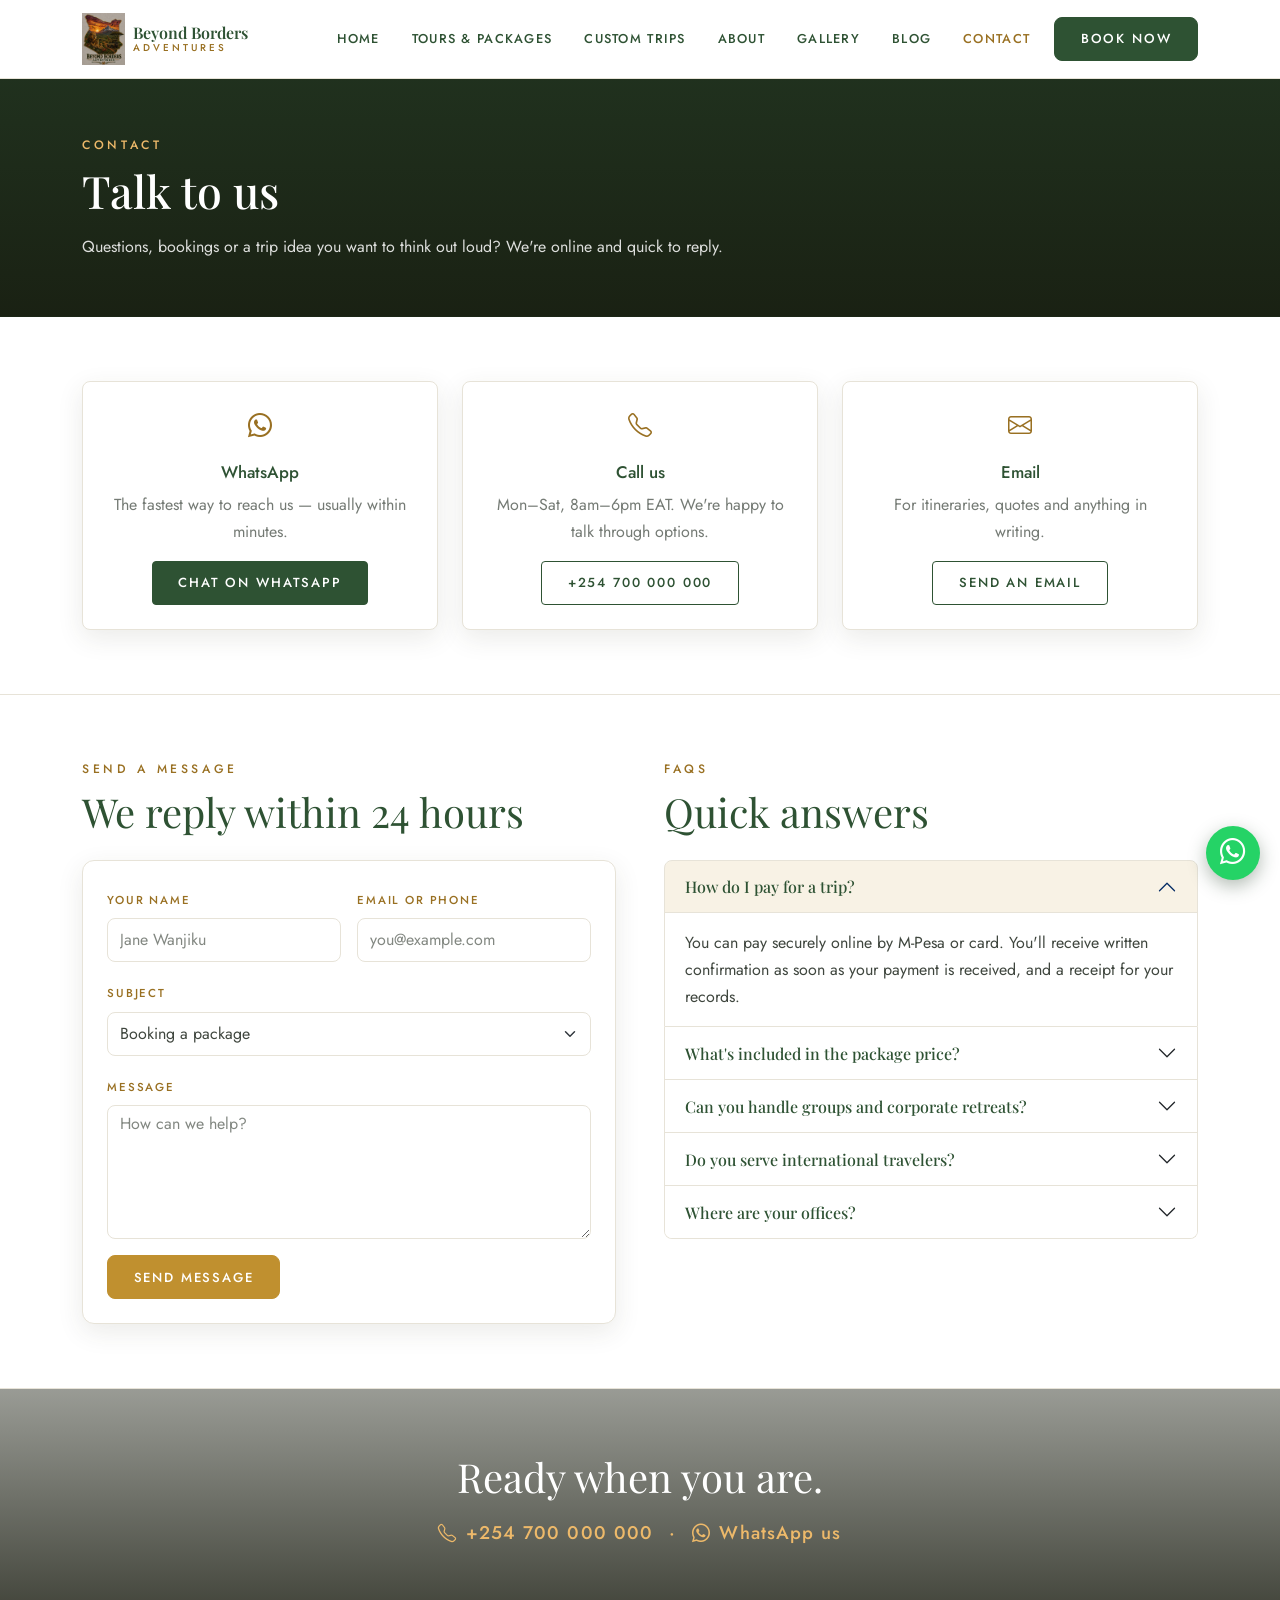
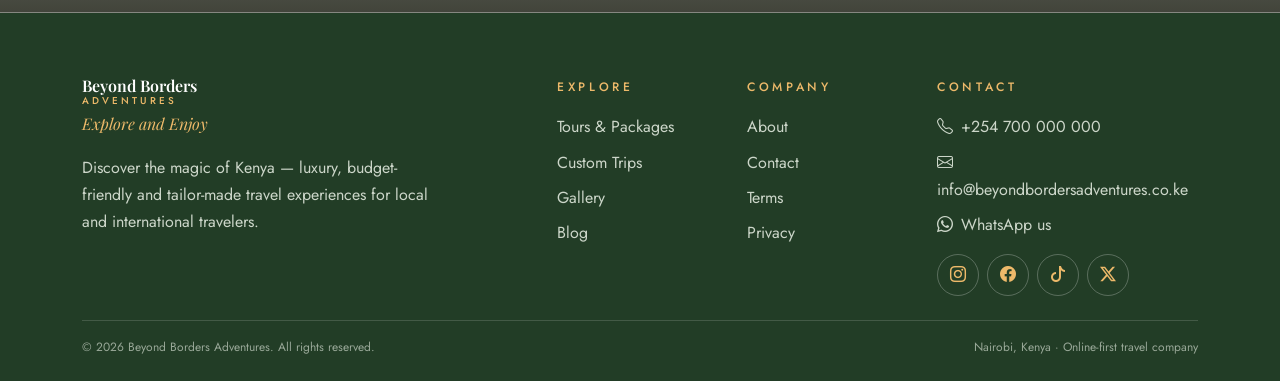
<file: _design/contact.html>
<!DOCTYPE html>
<html lang="en">
<head>
<meta charset="UTF-8">
<meta name="viewport" content="width=device-width, initial-scale=1">
<title>Contact Us — Beyond Borders Adventures</title>
<meta name="description" content="Talk to Beyond Borders Adventures — call, WhatsApp or email us about safaris, beach holidays, custom trips and corporate retreats across Kenya.">
<link rel="preconnect" href="https://fonts.googleapis.com">
<link rel="preconnect" href="https://fonts.gstatic.com" crossorigin>
<link href="https://fonts.googleapis.com/css2?family=Playfair+Display:ital,wght@0,400;0,500;0,600;1,400&family=Jost:wght@300;400;500&display=swap" rel="stylesheet">
<link href="https://cdn.jsdelivr.net/npm/bootstrap@5.3.3/dist/css/bootstrap.min.css" rel="stylesheet">
<link href="https://cdn.jsdelivr.net/npm/bootstrap-icons@1.11.3/font/bootstrap-icons.min.css" rel="stylesheet">
<link href="theme.css" rel="stylesheet">
</head>
<body>

<!-- Nav -->
<nav class="navbar navbar-expand-lg bba-navbar sticky-top py-2">
  <div class="container">
    <a class="navbar-brand d-flex align-items-center gap-2" href="index.html">
      <img class="bba-logo" src="logo-nav.png" alt="Beyond Borders Adventures logo">
      <span class="bba-wordmark">Beyond Borders<small>Adventures</small></span>
    </a>
    <button class="navbar-toggler" type="button" data-bs-toggle="collapse" data-bs-target="#nav" aria-controls="nav" aria-expanded="false" aria-label="Toggle navigation">
      <span class="navbar-toggler-icon"></span>
    </button>
    <div class="collapse navbar-collapse" id="nav">
      <ul class="navbar-nav ms-auto align-items-lg-center gap-lg-3">
        <li class="nav-item"><a class="nav-link" href="index.html">Home</a></li>
        <li class="nav-item"><a class="nav-link" href="packages.html">Tours &amp; Packages</a></li>
        <li class="nav-item"><a class="nav-link" href="custom-trips.html">Custom Trips</a></li>
        <li class="nav-item"><a class="nav-link" href="about.html">About</a></li>
        <li class="nav-item"><a class="nav-link" href="gallery.html">Gallery</a></li>
        <li class="nav-item"><a class="nav-link" href="blog.html">Blog</a></li>
        <li class="nav-item"><a class="nav-link active" href="contact.html">Contact</a></li>
        <li class="nav-item mt-2 mt-lg-0"><a class="btn btn-bba-green" href="packages.html">Book Now</a></li>
      </ul>
    </div>
  </div>
</nav>

<!-- Page header -->
<header class="bba-page-header">
  <div class="container">
    <p class="bba-eyebrow mb-2">Contact</p>
    <h1>Talk to us</h1>
    <p class="mt-3">Questions, bookings or a trip idea you want to think out loud? We're online and quick to reply.</p>
  </div>
</header>

<!-- Contact channels -->
<section>
  <div class="container">
    <div class="row g-4">
      <div class="col-md-4">
        <div class="bba-contact-card p-4 text-center">
          <i class="bi bi-whatsapp" aria-hidden="true"></i>
          <h3 class="mt-3">WhatsApp</h3>
          <p class="text-body-secondary mb-3">The fastest way to reach us — usually within minutes.</p>
          <a href="https://wa.me/254700000000" class="btn btn-bba-green btn-sm">Chat on WhatsApp</a>
        </div>
      </div>
      <div class="col-md-4">
        <div class="bba-contact-card p-4 text-center">
          <i class="bi bi-telephone" aria-hidden="true"></i>
          <h3 class="mt-3">Call us</h3>
          <p class="text-body-secondary mb-3">Mon–Sat, 8am–6pm EAT. We're happy to talk through options.</p>
          <a href="tel:+254700000000" class="btn btn-bba-outline btn-sm">+254 700 000 000</a>
        </div>
      </div>
      <div class="col-md-4">
        <div class="bba-contact-card p-4 text-center">
          <i class="bi bi-envelope" aria-hidden="true"></i>
          <h3 class="mt-3">Email</h3>
          <p class="text-body-secondary mb-3">For itineraries, quotes and anything in writing.</p>
          <a href="mailto:info@beyondbordersadventures.co.ke" class="btn btn-bba-outline btn-sm">Send an email</a>
        </div>
      </div>
    </div>
  </div>
</section>

<!-- Message form + FAQs -->
<section class="section-sand">
  <div class="container">
    <div class="row g-4 g-lg-5">
      <div class="col-lg-6">
        <p class="bba-eyebrow mb-2">Send a Message</p>
        <h2 class="display-6 mb-4">We reply within 24 hours</h2>
        <form class="bba-form p-4" action="#" aria-label="Contact form">
          <div class="row g-3">
            <div class="col-md-6">
              <label class="form-label" for="c-name">Your name</label>
              <input class="form-control" id="c-name" type="text" placeholder="Jane Wanjiku">
            </div>
            <div class="col-md-6">
              <label class="form-label" for="c-contact">Email or phone</label>
              <input class="form-control" id="c-contact" type="text" placeholder="you@example.com">
            </div>
            <div class="col-12">
              <label class="form-label" for="c-subject">Subject</label>
              <select class="form-select" id="c-subject">
                <option>Booking a package</option>
                <option>Custom trip enquiry</option>
                <option>Corporate retreat</option>
                <option>Payment question</option>
                <option>Something else</option>
              </select>
            </div>
            <div class="col-12">
              <label class="form-label" for="c-message">Message</label>
              <textarea class="form-control" id="c-message" rows="5" placeholder="How can we help?"></textarea>
            </div>
            <div class="col-12">
              <button class="btn btn-bba-gold" type="submit">Send Message</button>
            </div>
          </div>
        </form>
      </div>
      <div class="col-lg-6">
        <p class="bba-eyebrow mb-2">FAQs</p>
        <h2 class="display-6 mb-4">Quick answers</h2>
        <div class="accordion" id="faq">
          <div class="accordion-item">
            <h3 class="accordion-header">
              <button class="accordion-button" type="button" data-bs-toggle="collapse" data-bs-target="#faq1" aria-expanded="true" aria-controls="faq1">How do I pay for a trip?</button>
            </h3>
            <div id="faq1" class="accordion-collapse collapse show" data-bs-parent="#faq">
              <div class="accordion-body">You can pay securely online by M-Pesa or card. You'll receive written confirmation as soon as your payment is received, and a receipt for your records.</div>
            </div>
          </div>
          <div class="accordion-item">
            <h3 class="accordion-header">
              <button class="accordion-button collapsed" type="button" data-bs-toggle="collapse" data-bs-target="#faq2" aria-expanded="false" aria-controls="faq2">What's included in the package price?</button>
            </h3>
            <div id="faq2" class="accordion-collapse collapse" data-bs-parent="#faq">
              <div class="accordion-body">Every package lists its inclusions — typically transport, park or entry fees, accommodation and a guide. If something isn't listed, just ask and we'll confirm in writing before you pay.</div>
            </div>
          </div>
          <div class="accordion-item">
            <h3 class="accordion-header">
              <button class="accordion-button collapsed" type="button" data-bs-toggle="collapse" data-bs-target="#faq3" aria-expanded="false" aria-controls="faq3">Can you handle groups and corporate retreats?</button>
            </h3>
            <div id="faq3" class="accordion-collapse collapse" data-bs-parent="#faq">
              <div class="accordion-body">Yes — from small families to whole offices. Tell us the group size, dates and budget through the <a href="custom-trips.html">Custom Trips</a> page and we'll send an itinerary and quote within 24 hours.</div>
            </div>
          </div>
          <div class="accordion-item">
            <h3 class="accordion-header">
              <button class="accordion-button collapsed" type="button" data-bs-toggle="collapse" data-bs-target="#faq4" aria-expanded="false" aria-controls="faq4">Do you serve international travelers?</button>
            </h3>
            <div id="faq4" class="accordion-collapse collapse" data-bs-parent="#faq">
              <div class="accordion-body">Absolutely. We plan trips for both Kenyan and international travelers, and can advise on the best seasons, connections from the airport, and what to expect on the ground.</div>
            </div>
          </div>
          <div class="accordion-item">
            <h3 class="accordion-header">
              <button class="accordion-button collapsed" type="button" data-bs-toggle="collapse" data-bs-target="#faq5" aria-expanded="false" aria-controls="faq5">Where are your offices?</button>
            </h3>
            <div id="faq5" class="accordion-collapse collapse" data-bs-parent="#faq">
              <div class="accordion-body">We're an online-first company based in Nairobi — it keeps our prices honest. Everything from enquiry to booking happens by phone, WhatsApp or email, and we meet you where your trip begins.</div>
            </div>
          </div>
        </div>
      </div>
    </div>
  </div>
</section>

<!-- CTA band -->
<section class="bba-cta-band">
  <div class="container text-center">
    <h2 class="display-6 mb-3">Ready when you are.</h2>
    <p class="contact-line mb-0"><i class="bi bi-telephone me-2" aria-hidden="true"></i><a href="tel:+254700000000">+254 700 000 000</a><span class="mx-3">·</span><i class="bi bi-whatsapp me-2" aria-hidden="true"></i><a href="https://wa.me/254700000000">WhatsApp us</a></p>
  </div>
</section>

<!-- Footer -->
<footer class="bba-footer">
  <div class="container">
    <div class="row g-4 pb-4">
      <div class="col-lg-4">
        <span class="bba-wordmark h5 d-block mb-1">Beyond Borders<small>Adventures</small></span>
        <p class="tagline mb-3">Explore and Enjoy</p>
        <p class="mb-0">Discover the magic of Kenya — luxury, budget-friendly and tailor-made travel experiences for local and international travelers.</p>
      </div>
      <div class="col-6 col-lg-2 offset-lg-1">
        <p class="bba-eyebrow mb-3">Explore</p>
        <ul class="list-unstyled d-grid gap-2">
          <li><a href="packages.html">Tours &amp; Packages</a></li>
          <li><a href="custom-trips.html">Custom Trips</a></li>
          <li><a href="gallery.html">Gallery</a></li>
          <li><a href="blog.html">Blog</a></li>
        </ul>
      </div>
      <div class="col-6 col-lg-2">
        <p class="bba-eyebrow mb-3">Company</p>
        <ul class="list-unstyled d-grid gap-2">
          <li><a href="about.html">About</a></li>
          <li><a href="contact.html">Contact</a></li>
          <li><a href="#">Terms</a></li>
          <li><a href="#">Privacy</a></li>
        </ul>
      </div>
      <div class="col-lg-3">
        <p class="bba-eyebrow mb-3">Contact</p>
        <ul class="list-unstyled d-grid gap-2">
          <li><a href="tel:+254700000000"><i class="bi bi-telephone me-2" aria-hidden="true"></i>+254 700 000 000</a></li>
          <li><a href="mailto:info@beyondbordersadventures.co.ke"><i class="bi bi-envelope me-2" aria-hidden="true"></i>info@beyondbordersadventures.co.ke</a></li>
          <li><a href="https://wa.me/254700000000"><i class="bi bi-whatsapp me-2" aria-hidden="true"></i>WhatsApp us</a></li>
        </ul>
        <div class="social d-flex gap-2 mt-3">
          <a href="#" aria-label="Instagram"><i class="bi bi-instagram" aria-hidden="true"></i></a>
          <a href="#" aria-label="Facebook"><i class="bi bi-facebook" aria-hidden="true"></i></a>
          <a href="#" aria-label="TikTok"><i class="bi bi-tiktok" aria-hidden="true"></i></a>
          <a href="#" aria-label="X (Twitter)"><i class="bi bi-twitter-x" aria-hidden="true"></i></a>
        </div>
      </div>
    </div>
    <div class="footer-line pt-3 d-flex flex-wrap justify-content-between gap-2">
      <span class="fineprint">© 2026 Beyond Borders Adventures. All rights reserved.</span>
      <span class="fineprint">Nairobi, Kenya · Online-first travel company</span>
    </div>
  </div>
</footer>

<a class="bba-whatsapp" href="https://wa.me/254700000000" aria-label="Chat with us on WhatsApp">
  <i class="bi bi-whatsapp" aria-hidden="true"></i>
</a>

<script src="https://cdn.jsdelivr.net/npm/bootstrap@5.3.3/dist/js/bootstrap.bundle.min.js"></script>
</body>
</html>
</file>
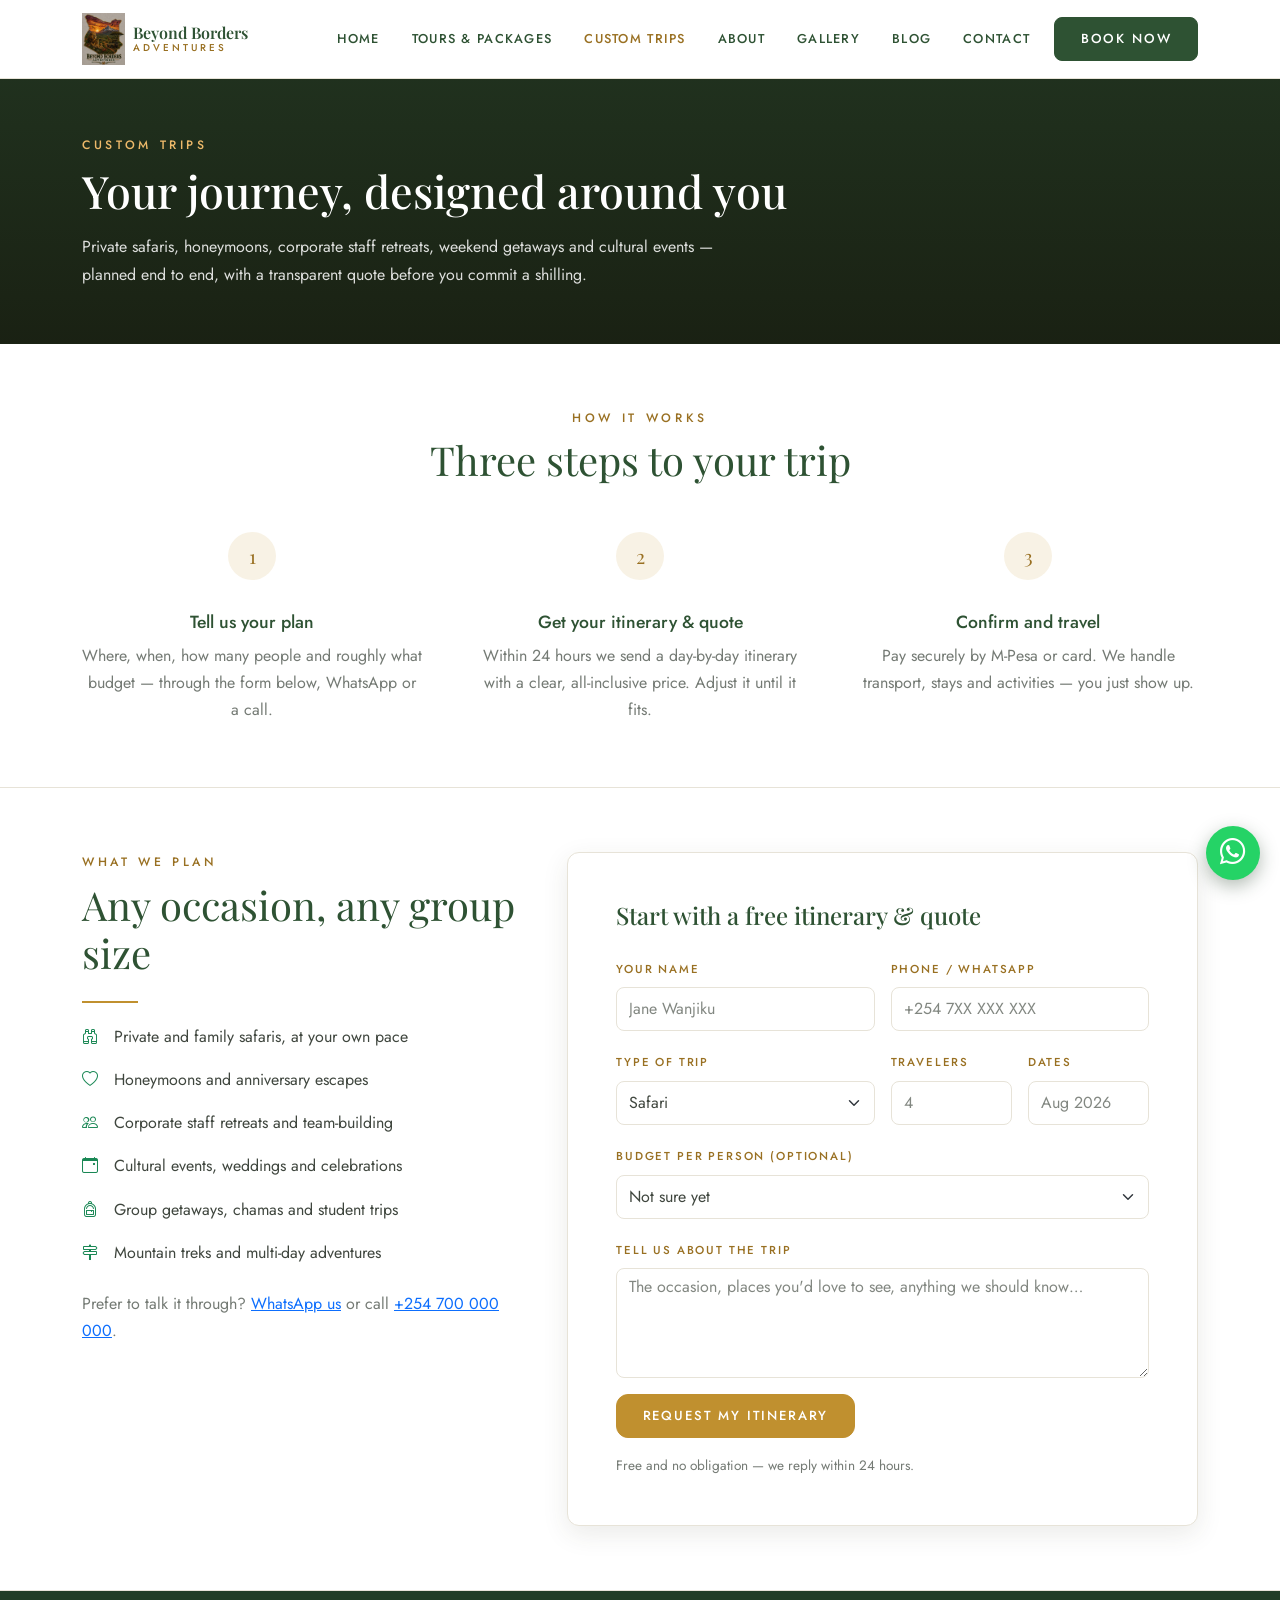
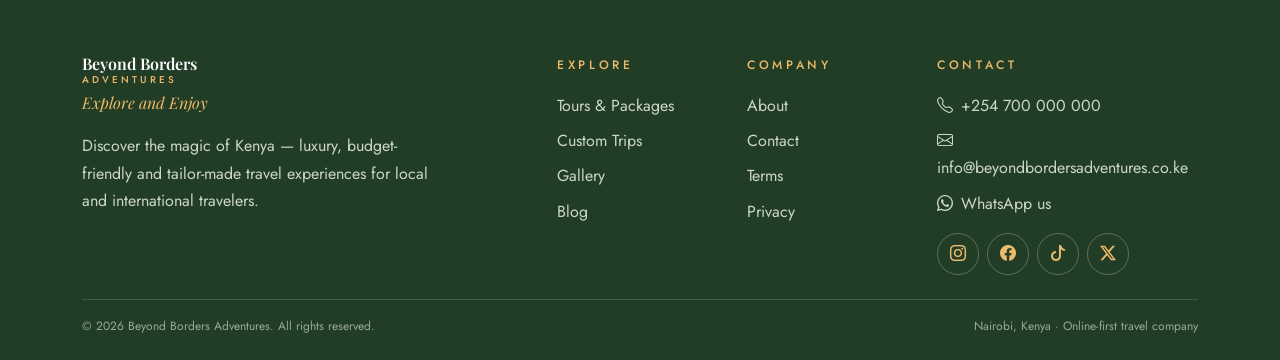
<file: _design/custom-trips.html>
<!DOCTYPE html>
<html lang="en">
<head>
<meta charset="UTF-8">
<meta name="viewport" content="width=device-width, initial-scale=1">
<title>Custom Trips — Beyond Borders Adventures</title>
<meta name="description" content="Tailor-made Kenya travel: private safaris, honeymoons, corporate staff retreats, cultural events and group getaways — planned end to end around your dates and budget.">
<link rel="preconnect" href="https://fonts.googleapis.com">
<link rel="preconnect" href="https://fonts.gstatic.com" crossorigin>
<link href="https://fonts.googleapis.com/css2?family=Playfair+Display:ital,wght@0,400;0,500;0,600;1,400&family=Jost:wght@300;400;500&display=swap" rel="stylesheet">
<link href="https://cdn.jsdelivr.net/npm/bootstrap@5.3.3/dist/css/bootstrap.min.css" rel="stylesheet">
<link href="https://cdn.jsdelivr.net/npm/bootstrap-icons@1.11.3/font/bootstrap-icons.min.css" rel="stylesheet">
<link href="theme.css" rel="stylesheet">
</head>
<body>

<!-- Nav -->
<nav class="navbar navbar-expand-lg bba-navbar sticky-top py-2">
  <div class="container">
    <a class="navbar-brand d-flex align-items-center gap-2" href="index.html">
      <img class="bba-logo" src="logo-nav.png" alt="Beyond Borders Adventures logo">
      <span class="bba-wordmark">Beyond Borders<small>Adventures</small></span>
    </a>
    <button class="navbar-toggler" type="button" data-bs-toggle="collapse" data-bs-target="#nav" aria-controls="nav" aria-expanded="false" aria-label="Toggle navigation">
      <span class="navbar-toggler-icon"></span>
    </button>
    <div class="collapse navbar-collapse" id="nav">
      <ul class="navbar-nav ms-auto align-items-lg-center gap-lg-3">
        <li class="nav-item"><a class="nav-link" href="index.html">Home</a></li>
        <li class="nav-item"><a class="nav-link" href="packages.html">Tours &amp; Packages</a></li>
        <li class="nav-item"><a class="nav-link active" href="custom-trips.html">Custom Trips</a></li>
        <li class="nav-item"><a class="nav-link" href="about.html">About</a></li>
        <li class="nav-item"><a class="nav-link" href="gallery.html">Gallery</a></li>
        <li class="nav-item"><a class="nav-link" href="blog.html">Blog</a></li>
        <li class="nav-item"><a class="nav-link" href="contact.html">Contact</a></li>
        <li class="nav-item mt-2 mt-lg-0"><a class="btn btn-bba-green" href="packages.html">Book Now</a></li>
      </ul>
    </div>
  </div>
</nav>

<!-- Page header -->
<header class="bba-page-header">
  <div class="container">
    <p class="bba-eyebrow mb-2">Custom Trips</p>
    <h1>Your journey, designed around you</h1>
    <p class="mt-3">Private safaris, honeymoons, corporate staff retreats, weekend getaways and cultural events — planned end to end, with a transparent quote before you commit a shilling.</p>
  </div>
</header>

<!-- How it works -->
<section>
  <div class="container">
    <div class="text-center mb-5">
      <p class="bba-eyebrow mb-2">How It Works</p>
      <h2 class="display-6">Three steps to your trip</h2>
    </div>
    <div class="row g-4 g-lg-5">
      <div class="col-md-4">
        <div class="bba-step text-center">
          <span class="num mb-3">1</span>
          <h3 class="mt-3">Tell us your plan</h3>
          <p class="text-body-secondary mb-0">Where, when, how many people and roughly what budget — through the form below, WhatsApp or a call.</p>
        </div>
      </div>
      <div class="col-md-4">
        <div class="bba-step text-center">
          <span class="num mb-3">2</span>
          <h3 class="mt-3">Get your itinerary &amp; quote</h3>
          <p class="text-body-secondary mb-0">Within 24 hours we send a day-by-day itinerary with a clear, all-inclusive price. Adjust it until it fits.</p>
        </div>
      </div>
      <div class="col-md-4">
        <div class="bba-step text-center">
          <span class="num mb-3">3</span>
          <h3 class="mt-3">Confirm and travel</h3>
          <p class="text-body-secondary mb-0">Pay securely by M-Pesa or card. We handle transport, stays and activities — you just show up.</p>
        </div>
      </div>
    </div>
  </div>
</section>

<!-- What we plan + enquiry form -->
<section class="section-sand">
  <div class="container">
    <div class="row g-4 g-lg-5 align-items-start">
      <div class="col-lg-5">
        <p class="bba-eyebrow mb-2">What We Plan</p>
        <h2 class="display-6 mb-4">Any occasion, any group size</h2>
        <hr class="bba-rule">
        <ul class="list-unstyled d-grid gap-3">
          <li class="d-flex gap-3"><i class="bi bi-binoculars text-success" aria-hidden="true"></i>Private and family safaris, at your own pace</li>
          <li class="d-flex gap-3"><i class="bi bi-heart text-success" aria-hidden="true"></i>Honeymoons and anniversary escapes</li>
          <li class="d-flex gap-3"><i class="bi bi-people text-success" aria-hidden="true"></i>Corporate staff retreats and team-building</li>
          <li class="d-flex gap-3"><i class="bi bi-calendar-event text-success" aria-hidden="true"></i>Cultural events, weddings and celebrations</li>
          <li class="d-flex gap-3"><i class="bi bi-backpack text-success" aria-hidden="true"></i>Group getaways, chamas and student trips</li>
          <li class="d-flex gap-3"><i class="bi bi-signpost-2 text-success" aria-hidden="true"></i>Mountain treks and multi-day adventures</li>
        </ul>
        <p class="text-body-secondary mt-4 mb-0">Prefer to talk it through? <a href="https://wa.me/254700000000">WhatsApp us</a> or call <a href="tel:+254700000000">+254 700 000 000</a>.</p>
      </div>
      <div class="col-lg-7">
        <form class="bba-form p-4 p-lg-5" action="#" aria-label="Custom trip enquiry">
          <h2 class="h4 mb-4">Start with a free itinerary &amp; quote</h2>
          <div class="row g-3">
            <div class="col-md-6">
              <label class="form-label" for="ct-name">Your name</label>
              <input class="form-control" id="ct-name" type="text" placeholder="Jane Wanjiku">
            </div>
            <div class="col-md-6">
              <label class="form-label" for="ct-phone">Phone / WhatsApp</label>
              <input class="form-control" id="ct-phone" type="tel" placeholder="+254 7XX XXX XXX">
            </div>
            <div class="col-md-6">
              <label class="form-label" for="ct-type">Type of trip</label>
              <select class="form-select" id="ct-type">
                <option>Safari</option><option>Beach holiday</option><option>Honeymoon</option>
                <option>Corporate retreat</option><option>Cultural event</option><option>Group getaway</option><option>Other</option>
              </select>
            </div>
            <div class="col-md-3">
              <label class="form-label" for="ct-people">Travelers</label>
              <input class="form-control" id="ct-people" type="number" min="1" placeholder="4">
            </div>
            <div class="col-md-3">
              <label class="form-label" for="ct-dates">Dates</label>
              <input class="form-control" id="ct-dates" type="text" placeholder="Aug 2026">
            </div>
            <div class="col-12">
              <label class="form-label" for="ct-budget">Budget per person (optional)</label>
              <select class="form-select" id="ct-budget">
                <option>Not sure yet</option><option>Under KES 10,000</option>
                <option>KES 10,000 – 30,000</option><option>KES 30,000 – 60,000</option><option>KES 60,000+</option>
              </select>
            </div>
            <div class="col-12">
              <label class="form-label" for="ct-notes">Tell us about the trip</label>
              <textarea class="form-control" id="ct-notes" rows="4" placeholder="The occasion, places you'd love to see, anything we should know…"></textarea>
            </div>
            <div class="col-12 d-grid d-md-block">
              <button class="btn btn-bba-gold btn-lg" type="submit">Request my itinerary</button>
              <p class="text-body-secondary mt-3 mb-0" style="font-size: 0.85rem;">Free and no obligation — we reply within 24 hours.</p>
            </div>
          </div>
        </form>
      </div>
    </div>
  </div>
</section>

<!-- Footer -->
<footer class="bba-footer">
  <div class="container">
    <div class="row g-4 pb-4">
      <div class="col-lg-4">
        <span class="bba-wordmark h5 d-block mb-1">Beyond Borders<small>Adventures</small></span>
        <p class="tagline mb-3">Explore and Enjoy</p>
        <p class="mb-0">Discover the magic of Kenya — luxury, budget-friendly and tailor-made travel experiences for local and international travelers.</p>
      </div>
      <div class="col-6 col-lg-2 offset-lg-1">
        <p class="bba-eyebrow mb-3">Explore</p>
        <ul class="list-unstyled d-grid gap-2">
          <li><a href="packages.html">Tours &amp; Packages</a></li>
          <li><a href="custom-trips.html">Custom Trips</a></li>
          <li><a href="gallery.html">Gallery</a></li>
          <li><a href="blog.html">Blog</a></li>
        </ul>
      </div>
      <div class="col-6 col-lg-2">
        <p class="bba-eyebrow mb-3">Company</p>
        <ul class="list-unstyled d-grid gap-2">
          <li><a href="about.html">About</a></li>
          <li><a href="contact.html">Contact</a></li>
          <li><a href="#">Terms</a></li>
          <li><a href="#">Privacy</a></li>
        </ul>
      </div>
      <div class="col-lg-3">
        <p class="bba-eyebrow mb-3">Contact</p>
        <ul class="list-unstyled d-grid gap-2">
          <li><a href="tel:+254700000000"><i class="bi bi-telephone me-2" aria-hidden="true"></i>+254 700 000 000</a></li>
          <li><a href="mailto:info@beyondbordersadventures.co.ke"><i class="bi bi-envelope me-2" aria-hidden="true"></i>info@beyondbordersadventures.co.ke</a></li>
          <li><a href="https://wa.me/254700000000"><i class="bi bi-whatsapp me-2" aria-hidden="true"></i>WhatsApp us</a></li>
        </ul>
        <div class="social d-flex gap-2 mt-3">
          <a href="#" aria-label="Instagram"><i class="bi bi-instagram" aria-hidden="true"></i></a>
          <a href="#" aria-label="Facebook"><i class="bi bi-facebook" aria-hidden="true"></i></a>
          <a href="#" aria-label="TikTok"><i class="bi bi-tiktok" aria-hidden="true"></i></a>
          <a href="#" aria-label="X (Twitter)"><i class="bi bi-twitter-x" aria-hidden="true"></i></a>
        </div>
      </div>
    </div>
    <div class="footer-line pt-3 d-flex flex-wrap justify-content-between gap-2">
      <span class="fineprint">© 2026 Beyond Borders Adventures. All rights reserved.</span>
      <span class="fineprint">Nairobi, Kenya · Online-first travel company</span>
    </div>
  </div>
</footer>

<a class="bba-whatsapp" href="https://wa.me/254700000000" aria-label="Chat with us on WhatsApp">
  <i class="bi bi-whatsapp" aria-hidden="true"></i>
</a>

<script src="https://cdn.jsdelivr.net/npm/bootstrap@5.3.3/dist/js/bootstrap.bundle.min.js"></script>
</body>
</html>
</file>
<file: _design/theme.css>
/* ============================================================
   Beyond Borders Adventures — theme.css (mobile-first)

   BRAND PALETTE — "Safari Daylight": all-white background,
   brand green + gold accents from the logo, deep green footer.
   ┌─────────────────┬──────────┬────────────────────────────┐
   │ White           │ #ffffff  │ page & section backgrounds │
   │ Card White      │ #ffffff  │ cards, forms (border+shadow)│
   │ Warm Hairline   │ #e7e3d8  │ borders, dividers          │
   │ Forest Green    │ #2e5233  │ headings, primary buttons  │
   │ Deep Forest     │ #223d26  │ footer (client favourite)  │
   │ Embroidered Gold│ #c0902f  │ CTAs, accents              │
   │ Antique Gold    │ #997022  │ links, eyebrows            │
   │ Sunset Amber    │ #d8752b  │ meta highlights            │
   │ Charcoal Olive  │ #3f463e  │ body text                  │
   └─────────────────┴──────────┴────────────────────────────┘
   Load AFTER bootstrap.min.css.
   ============================================================ */

/* ------------------------------------------------------------
   Design tokens
   ------------------------------------------------------------ */
:root {
  /* Bootstrap overrides */
  --bs-body-bg: #ffffff;
  --bs-body-color: #3f463e;
  --bs-body-font-family: "Jost", system-ui, sans-serif;
  --bs-body-font-weight: 400;
  --bs-body-line-height: 1.7;
  --bs-border-radius: 0.5rem;
  --bs-border-radius-lg: 0.75rem;
  --bs-border-color: #e7e3d8;
  --bs-heading-color: #2e5233;
  --bs-link-color: #997022;
  --bs-link-hover-color: #7a5a1b;
  --bs-secondary-color: rgba(63, 70, 62, 0.72);

  /* Brand tokens */
  --bba-bg: #ffffff;
  --bba-surface: #ffffff;
  --bba-sand: #ffffff;        /* all-white per client — sections separated by hairlines */
  --bba-green: #2e5233;       /* Forest Green */
  --bba-green-deep: #223d26;  /* Deep Forest — the footer green the client likes */
  --bba-ink: #2e5233;
  --bba-body: #3f463e;        /* Charcoal Olive */
  --bba-muted: rgba(63, 70, 62, 0.65);
  --bba-gold: #c0902f;        /* Embroidered Gold */
  --bba-gold-dark: #997022;   /* Antique Gold */
  --bba-gold-light: #edb96a;
  --bba-gold-tint: rgba(192, 144, 47, 0.12);
  --bba-sun: #d8752b;         /* Sunset Amber */
  --bba-line: #e7e3d8;        /* Warm Hairline */
  --bba-overlay: linear-gradient(180deg, rgba(30, 34, 20, 0.45), rgba(24, 27, 15, 0.82));
  --bba-shadow: 0 8px 26px rgba(62, 60, 40, 0.10);
  --bba-font-display: "Playfair Display", Georgia, serif;
  --bba-font-body: "Jost", system-ui, sans-serif;
}

/* ------------------------------------------------------------
   Base (mobile-first: values below are the phone defaults)
   ------------------------------------------------------------ */
h1, h2, h3 { font-family: var(--bba-font-display); font-weight: 500; }
section { padding-top: 3rem; padding-bottom: 3rem; }

.bba-eyebrow {
  font-family: var(--bba-font-body);
  font-size: 0.76rem; font-weight: 500;
  letter-spacing: 0.3em; text-transform: uppercase;
  color: var(--bba-gold-dark);
}
.bba-rule {
  width: 56px; height: 2px;
  background: var(--bba-gold);
  border: 0; opacity: 1;
  margin: 1.25rem 0;
}
.bba-rule-center { margin-left: auto; margin-right: auto; }
.section-sand { background: var(--bba-sand); border-top: 1px solid var(--bba-line); border-bottom: 1px solid var(--bba-line); }

/* ------------------------------------------------------------
   Buttons — themed via Bootstrap 5.3 button CSS vars.
   44px+ tap height on touch screen.
   ------------------------------------------------------------ */
.btn-bba-green, .btn-bba-gold, .btn-bba-outline, .btn-bba-outline-light {
  --bs-btn-padding-x: 1.6rem;
  --bs-btn-padding-y: 0.7rem;
  --bs-btn-font-size: 0.82rem;
  font-weight: 500; letter-spacing: 0.14em; text-transform: uppercase;
}
.btn-bba-green {
  --bs-btn-bg: var(--bba-green);
  --bs-btn-border-color: var(--bba-green);
  --bs-btn-color: #ffffff;
  --bs-btn-hover-bg: var(--bba-green-deep);
  --bs-btn-hover-border-color: var(--bba-green-deep);
  --bs-btn-hover-color: #ffffff;
  --bs-btn-active-bg: var(--bba-green-deep);
  --bs-btn-active-border-color: var(--bba-green-deep);
  --bs-btn-active-color: #ffffff;
}
.btn-bba-gold {
  --bs-btn-bg: var(--bba-gold);
  --bs-btn-border-color: var(--bba-gold);
  --bs-btn-color: #ffffff;
  --bs-btn-hover-bg: var(--bba-gold-dark);
  --bs-btn-hover-border-color: var(--bba-gold-dark);
  --bs-btn-hover-color: #ffffff;
  --bs-btn-active-bg: var(--bba-gold-dark);
  --bs-btn-active-border-color: var(--bba-gold-dark);
  --bs-btn-active-color: #ffffff;
}
.btn-bba-outline {
  --bs-btn-bg: transparent;
  --bs-btn-border-color: var(--bba-green);
  --bs-btn-color: var(--bba-green);
  --bs-btn-hover-bg: var(--bba-green);
  --bs-btn-hover-border-color: var(--bba-green);
  --bs-btn-hover-color: #ffffff;
  --bs-btn-active-bg: var(--bba-green);
  --bs-btn-active-border-color: var(--bba-green);
  --bs-btn-active-color: #ffffff;
}
.btn-bba-outline-light {
  --bs-btn-bg: transparent;
  --bs-btn-border-color: rgba(255, 255, 255, 0.75);
  --bs-btn-color: #ffffff;
  --bs-btn-hover-bg: transparent;
  --bs-btn-hover-border-color: var(--bba-gold-light);
  --bs-btn-hover-color: var(--bba-gold-light);
  --bs-btn-active-bg: transparent;
  --bs-btn-active-border-color: var(--bba-gold-light);
  --bs-btn-active-color: var(--bba-gold-light);
}

/* Hero & CTA buttons: full-width on phones, inline from ≥576px */
.bba-hero .btn, .bba-cta-band .btn { width: 100%; }
@media (min-width: 576px) {
  .bba-hero .btn, .bba-cta-band .btn { width: auto; }
}

/* ------------------------------------------------------------
   Navbar & brand
   ------------------------------------------------------------ */
.bba-navbar {
  background: rgba(255, 255, 255, 0.97);
  backdrop-filter: blur(8px);
  border-bottom: 1px solid var(--bba-line);
}
.bba-logo { height: 44px; width: auto; }
.bba-wordmark {
  font-family: var(--bba-font-display);
  font-size: 1rem; font-weight: 600; line-height: 1.15;
  color: var(--bba-green);
}
.bba-wordmark small {
  display: block; font-family: var(--bba-font-body);
  font-size: 0.62rem; font-weight: 500;
  letter-spacing: 0.3em; text-transform: uppercase;
  color: var(--bba-gold-dark);
}
.bba-navbar .nav-link {
  color: var(--bba-green);
  font-size: 0.8rem; font-weight: 500;
  letter-spacing: 0.1em; text-transform: uppercase;
  padding-top: 0.6rem; padding-bottom: 0.6rem; /* comfortable tap height */
}
.bba-navbar .nav-link:hover, .bba-navbar .nav-link:focus,
.bba-navbar .nav-link.active { color: var(--bba-gold-dark); }
.bba-navbar .navbar-collapse {
  border-top: 1px solid var(--bba-line);
  margin-top: 0.75rem; padding-top: 0.75rem;
}
@media (min-width: 992px) {
  .bba-logo { height: 52px; }
  .bba-navbar .nav-link { padding-top: 0.5rem; padding-bottom: 0.5rem; }
  .bba-navbar .navbar-collapse { border-top: 0; margin-top: 0; padding-top: 0; }
}

/* ------------------------------------------------------------
   Hero (home) + page header (subpages)
   ------------------------------------------------------------ */
.bba-hero {
  display: flex; align-items: center;
  background-image: var(--bba-overlay), url("https://picsum.photos/seed/grove-18/1800/1100");
  background-size: cover; background-position: center;
  padding-top: 3.5rem; padding-bottom: 3.5rem;
}
.bba-hero h1 { font-size: clamp(2.3rem, 5vw, 4rem); line-height: 1.15; color: #ffffff; }
.bba-hero .bba-eyebrow { color: var(--bba-gold-light); }
.bba-hero .lead { color: rgba(255, 255, 255, 0.9); font-weight: 300; max-width: 38rem; }
@media (min-width: 768px) {
  .bba-hero { padding-top: 5rem; padding-bottom: 5rem; }
}

.bba-page-header {
  background-color: var(--bba-green-deep);
  background-image: var(--bba-overlay), url("https://picsum.photos/seed/sunset-22/1800/700");
  background-size: cover; background-position: center;
  padding-top: 3rem; padding-bottom: 3rem;
}
.bba-page-header h1 { color: #ffffff; font-size: clamp(1.9rem, 4vw, 2.8rem); }
.bba-page-header p { color: rgba(255, 255, 255, 0.85); max-width: 42rem; margin-bottom: 0; }
.bba-page-header .bba-eyebrow { color: var(--bba-gold-light); }
@media (min-width: 768px) {
  .bba-page-header { padding-top: 3.5rem; padding-bottom: 3.5rem; }
}

/* ------------------------------------------------------------
   Intro (Jambo welcome section)
   ------------------------------------------------------------ */
.bba-intro { border-bottom: 1px solid var(--bba-line); }
.bba-intro .tagline {
  font-family: var(--bba-font-display); font-style: italic;
  font-size: 1.15rem; color: var(--bba-gold-dark);
}

/* ------------------------------------------------------------
   Search bar (stacked on phones, one row from ≥992px)
   ------------------------------------------------------------ */
.bba-search {
  background: var(--bba-surface);
  border: 1px solid var(--bba-line);
  border-radius: var(--bs-border-radius-lg);
  box-shadow: var(--bba-shadow);
}
.bba-search .form-label {
  font-size: 0.68rem; font-weight: 500; letter-spacing: 0.2em; text-transform: uppercase;
  color: var(--bba-gold-dark); margin-bottom: 0.15rem;
}
.bba-search .form-control, .bba-search .form-select {
  border: 0; padding-left: 0; background: transparent;
  color: var(--bba-green); font-weight: 400;
}
.bba-search .form-control::placeholder { color: var(--bba-muted); }
.bba-search .form-control:focus, .bba-search .form-select:focus { box-shadow: none; }
.bba-search .cell { border-bottom: 1px solid var(--bba-line); }
.bba-search .cell:last-of-type { border-bottom: 0; }
@media (min-width: 992px) {
  .bba-search .cell { border-bottom: 0; border-right: 1px solid var(--bba-line); }
  .bba-search .cell:last-of-type { border-right: 0; }
}

/* ------------------------------------------------------------
   Category buttons / links
   ------------------------------------------------------------ */
.bba-cat {
  width: 100%;
  background: var(--bba-surface);
  border: 1px solid var(--bba-line);
  border-radius: var(--bs-border-radius);
  display: flex; align-items: center; gap: 0.8rem;
  padding: 0.95rem 1.1rem; height: 100%;
  text-align: left; text-decoration: none;
  color: var(--bba-green);
  font-size: 0.78rem; font-weight: 500; letter-spacing: 0.12em; text-transform: uppercase;
  box-shadow: var(--bba-shadow);
  transition: border-color 0.2s ease, background-color 0.2s ease;
}
.bba-cat:hover { border-color: var(--bba-gold); color: var(--bba-green); }
.bba-cat i { color: var(--bba-gold-dark); font-size: 1.2rem; }
.bba-cat.active { background: var(--bba-green); border-color: var(--bba-green); color: #ffffff; }
.bba-cat.active i { color: var(--bba-gold-light); }

/* ------------------------------------------------------------
   Package & blog cards
   ------------------------------------------------------------ */
.bba-card {
  background: var(--bba-surface);
  border: 1px solid var(--bba-line);
  border-radius: var(--bs-border-radius);
  overflow: hidden; height: 100%;
  box-shadow: var(--bba-shadow);
  transition: border-color 0.25s ease, box-shadow 0.25s ease;
}
.bba-card:hover { border-color: var(--bba-gold); }
.bba-card img { width: 100%; aspect-ratio: 3 / 2; object-fit: cover; }
.bba-card h3 { font-size: 1.2rem; }
.bba-card .duration {
  font-size: 0.7rem; letter-spacing: 0.2em; text-transform: uppercase;
  color: var(--bba-sun); font-weight: 500;
}
.bba-card .price { font-family: var(--bba-font-display); color: var(--bba-gold-dark); font-size: 1.1rem; white-space: nowrap; }
.bba-card .price small { display: block; font-family: var(--bba-font-body); font-size: 0.7rem; color: var(--bba-muted); }
.bba-card .btn { white-space: nowrap; }
.bba-filter-note { color: var(--bba-muted); font-size: 0.9rem; }
.bba-empty {
  border: 1px dashed var(--bba-line); border-radius: var(--bs-border-radius);
  color: var(--bba-muted); background: var(--bba-surface);
}
.bba-post {
  background: var(--bba-surface); border: 1px solid var(--bba-line);
  border-radius: var(--bs-border-radius); overflow: hidden; height: 100%;
  box-shadow: var(--bba-shadow);
  transition: border-color 0.2s ease;
}
.bba-post:hover { border-color: var(--bba-gold); }
.bba-post img { width: 100%; aspect-ratio: 16 / 9; object-fit: cover; }
.bba-post .date { font-size: 0.72rem; letter-spacing: 0.2em; text-transform: uppercase; color: var(--bba-muted); }

/* ------------------------------------------------------------
   About / story
   ------------------------------------------------------------ */
.bba-tagline {
  font-family: var(--bba-font-display); font-style: italic;
  font-size: clamp(1.3rem, 2.6vw, 1.9rem); line-height: 1.45; color: var(--bba-green);
}
.bba-vm { border-top: 2px solid var(--bba-gold); padding-top: 1.5rem; height: 100%; }
.bba-vm h3 { font-size: 1.35rem; }

/* ------------------------------------------------------------
   CTA band
   ------------------------------------------------------------ */
.bba-cta-band {
  background-image: var(--bba-overlay), url("https://picsum.photos/seed/dusk-ridge/1800/900");
  background-size: cover; background-position: center;
}
.bba-cta-band h2 { color: #ffffff; }
.bba-cta-band p { color: rgba(255, 255, 255, 0.9); }
.bba-cta-band .bba-eyebrow { color: var(--bba-gold-light); }
.bba-cta-band .contact-line { color: var(--bba-gold-light); font-size: 1.15rem; font-weight: 500; letter-spacing: 0.06em; }
.bba-cta-band .contact-line a { color: var(--bba-gold-light); text-decoration: none; }
.bba-cta-band .contact-line a:hover { color: #ffffff; }

/* ------------------------------------------------------------
   Why book with us
   ------------------------------------------------------------ */
.bba-trust-item { display: flex; gap: 1rem; align-items: flex-start; }
.bba-trust-item i {
  flex-shrink: 0;
  display: inline-flex; align-items: center; justify-content: center;
  width: 46px; height: 46px; border-radius: 50%;
  background: var(--bba-gold-tint); color: var(--bba-green); font-size: 1.15rem;
}
.bba-trust-item h3 { font-size: 1rem; font-family: var(--bba-font-body); font-weight: 500; }
.bba-trust-item p { font-size: 0.95rem; }
.bba-badge-slot {
  border: 1px dashed var(--bba-gold);
  color: var(--bba-gold-dark);
  font-size: 0.7rem; letter-spacing: 0.16em; text-transform: uppercase;
  border-radius: var(--bs-border-radius);
  padding: 0.5rem 0.9rem; display: inline-block;
}

/* ------------------------------------------------------------
   Testimonials
   ------------------------------------------------------------ */
.bba-quote { border-left: 2px solid var(--bba-gold); padding-left: 1.25rem; }
.bba-quote p { font-family: var(--bba-font-display); font-style: italic; font-size: 1.08rem; color: var(--bba-green); }
.bba-quote footer { font-size: 0.75rem; letter-spacing: 0.16em; text-transform: uppercase; color: var(--bba-muted); }

/* ------------------------------------------------------------
   Forms (custom trip enquiry, contact)
   ------------------------------------------------------------ */
.bba-form {
  background: var(--bba-surface);
  border: 1px solid var(--bba-line);
  border-radius: var(--bs-border-radius-lg);
  box-shadow: var(--bba-shadow);
}
.bba-form .form-label {
  font-size: 0.72rem; font-weight: 500; letter-spacing: 0.16em; text-transform: uppercase;
  color: var(--bba-gold-dark);
}
.bba-form .form-control, .bba-form .form-select {
  background-color: #ffffff;
  border-color: var(--bba-line);
  color: var(--bba-body);
  min-height: 44px; /* touch-friendly */
}
.bba-form textarea.form-control { min-height: unset; }
.bba-form .form-control::placeholder { color: var(--bba-muted); }
.bba-form .form-control:focus, .bba-form .form-select:focus {
  border-color: var(--bba-green);
  box-shadow: 0 0 0 0.2rem rgba(46, 82, 51, 0.12);
}

/* ------------------------------------------------------------
   Steps (how it works)
   ------------------------------------------------------------ */
.bba-step .num {
  display: inline-flex; align-items: center; justify-content: center;
  width: 48px; height: 48px; border-radius: 50%;
  background: var(--bba-gold-tint);
  font-family: var(--bba-font-display);
  color: var(--bba-gold-dark); font-size: 1.2rem;
}
.bba-step h3 { font-size: 1.1rem; font-family: var(--bba-font-body); font-weight: 500; }

/* ------------------------------------------------------------
   Gallery
   ------------------------------------------------------------ */
.bba-gallery img {
  width: 100%; aspect-ratio: 4 / 3; object-fit: cover;
  border-radius: var(--bs-border-radius);
  border: 1px solid var(--bba-line);
}
.bba-gallery figcaption { font-size: 0.8rem; color: var(--bba-muted); margin-top: 0.4rem; }

/* ------------------------------------------------------------
   Contact & FAQ
   ------------------------------------------------------------ */
.bba-contact-card {
  background: var(--bba-surface);
  border: 1px solid var(--bba-line);
  border-radius: var(--bs-border-radius);
  box-shadow: var(--bba-shadow);
  height: 100%;
}
.bba-contact-card i { color: var(--bba-gold-dark); font-size: 1.5rem; }
.bba-contact-card h3 { font-size: 1.05rem; font-family: var(--bba-font-body); font-weight: 500; }
.accordion {
  --bs-accordion-bg: var(--bba-surface);
  --bs-accordion-border-color: var(--bba-line);
  --bs-accordion-btn-color: var(--bba-green);
  --bs-accordion-active-bg: var(--bba-gold-tint);
  --bs-accordion-active-color: var(--bba-green);
  --bs-accordion-btn-focus-box-shadow: 0 0 0 0.2rem rgba(46, 82, 51, 0.12);
}
.accordion-button { font-weight: 500; }

/* ------------------------------------------------------------
   Footer & WhatsApp
   ------------------------------------------------------------ */
.bba-footer { background: var(--bba-green-deep); color: #ccd6c9; padding-top: 3.5rem; padding-bottom: 1.5rem; }
.bba-footer .bba-wordmark { color: #ffffff; }
.bba-footer .bba-wordmark small { color: var(--bba-gold-light); }
.bba-footer .bba-eyebrow { color: var(--bba-gold-light); }
.bba-footer a { color: #ccd6c9; text-decoration: none; }
.bba-footer a:hover { color: var(--bba-gold-light); }
.bba-footer .tagline { font-family: var(--bba-font-display); font-style: italic; color: var(--bba-gold-light); }
.bba-footer .social a {
  display: inline-flex; align-items: center; justify-content: center;
  width: 42px; height: 42px; border-radius: 50%;
  border: 1px solid rgba(255, 255, 255, 0.25); color: var(--bba-gold-light);
}
.bba-footer .social a:hover { border-color: var(--bba-gold); }
.bba-footer .footer-line { border-top: 1px solid rgba(255, 255, 255, 0.15); }
.bba-footer .fineprint { font-size: 0.75rem; color: rgba(204, 214, 201, 0.7); }
.bba-whatsapp {
  position: fixed; right: 1.25rem; bottom: 1.25rem; z-index: 1080;
  display: inline-flex; align-items: center; justify-content: center;
  width: 54px; height: 54px; border-radius: 50%;
  background: #25d366; color: #fff; font-size: 1.6rem;
  box-shadow: 0 6px 18px rgba(34, 61, 38, 0.35);
}
.bba-whatsapp:hover { color: #fff; transform: scale(1.06); }

/* ------------------------------------------------------------
   Larger screens (mobile-first: scale UP from the defaults)
   ------------------------------------------------------------ */
@media (min-width: 768px) {
  section { padding-top: 4rem; padding-bottom: 4rem; }
  .bba-footer { padding-top: 4rem; }
}
</file>
